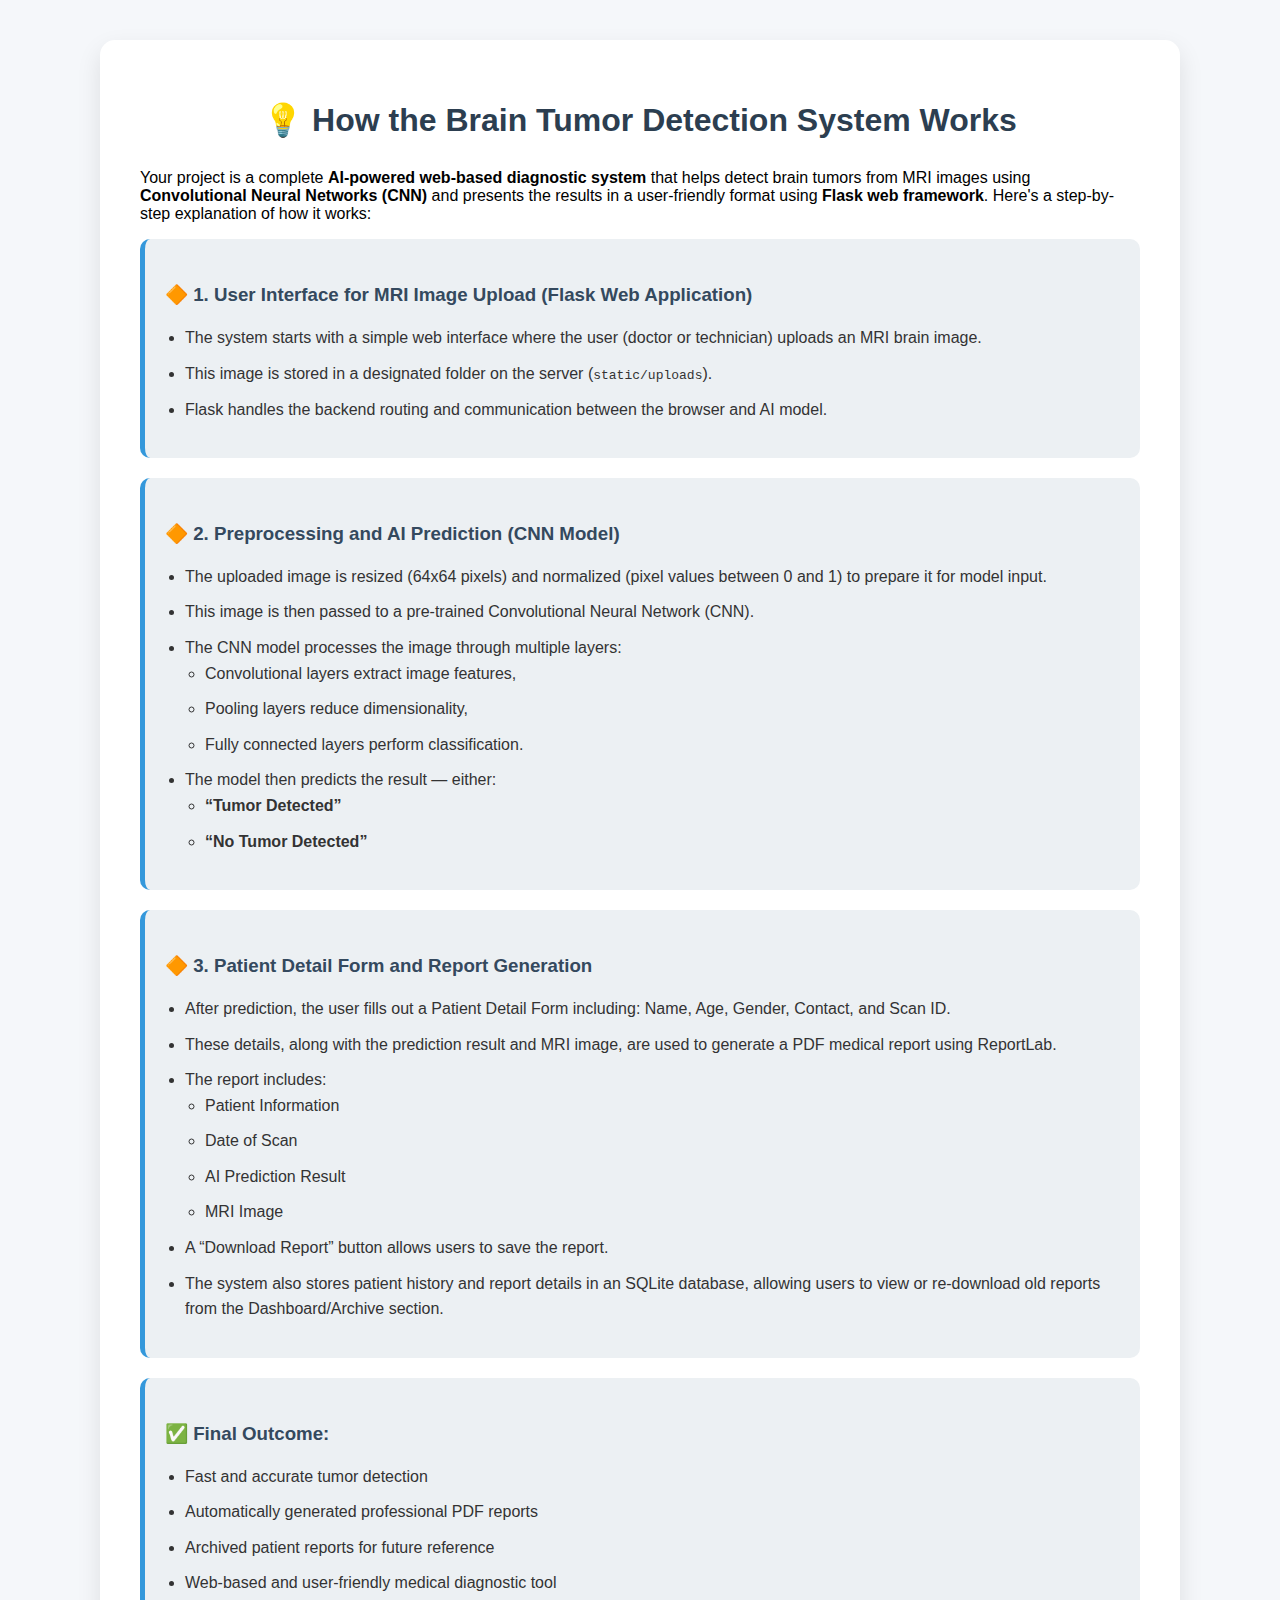
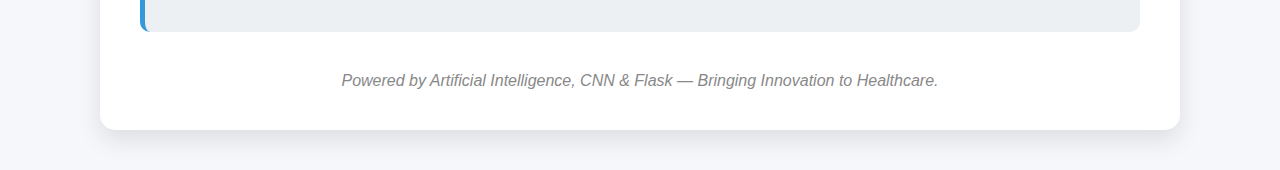
<file: templates/learn_more.html>
<!DOCTYPE html>
<html lang="en">
<head>
    <meta charset="UTF-8">
    <meta name="viewport" content="width=device-width, initial-scale=1.0">
    <title>How It Works - Brain Tumor Detection</title>
    <style>
        body {
            font-family: 'Segoe UI', sans-serif;
            background-color: #f5f7fa;
            margin: 0;
            padding: 0;
        }
        .container {
            max-width: 1000px;
            margin: 40px auto;
            background: #fff;
            padding: 40px;
            border-radius: 15px;
            box-shadow: 0 10px 25px rgba(0, 0, 0, 0.1);
        }
        h1 {
            text-align: center;
            color: #2c3e50;
            margin-bottom: 30px;
        }
        h3 {
            color: #34495e;
            margin-top: 25px;
        }
        ul {
            padding-left: 20px;
        }
        li {
            margin-bottom: 10px;
            line-height: 1.6;
            color: #333;
        }
        .step {
            background: #ecf0f3;
            border-left: 5px solid #3498db;
            padding: 20px;
            margin-bottom: 20px;
            border-radius: 10px;
        }
        .footer-note {
            margin-top: 40px;
            font-style: italic;
            text-align: center;
            color: #888;
        }
    </style>
</head>
<body>
    <div class="container">
        <h1>💡 How the Brain Tumor Detection System Works</h1>

        <p>Your project is a complete <strong>AI-powered web-based diagnostic system</strong> that helps detect brain tumors from MRI images using <strong>Convolutional Neural Networks (CNN)</strong> and presents the results in a user-friendly format using <strong>Flask web framework</strong>. Here's a step-by-step explanation of how it works:</p>

        <div class="step">
            <h3>🔶 1. User Interface for MRI Image Upload (Flask Web Application)</h3>
            <ul>
                <li>The system starts with a simple web interface where the user (doctor or technician) uploads an MRI brain image.</li>
                <li>This image is stored in a designated folder on the server (<code>static/uploads</code>).</li>
                <li>Flask handles the backend routing and communication between the browser and AI model.</li>
            </ul>
        </div>

        <div class="step">
            <h3>🔶 2. Preprocessing and AI Prediction (CNN Model)</h3>
            <ul>
                <li>The uploaded image is resized (64x64 pixels) and normalized (pixel values between 0 and 1) to prepare it for model input.</li>
                <li>This image is then passed to a pre-trained Convolutional Neural Network (CNN).</li>
                <li>The CNN model processes the image through multiple layers:
                    <ul>
                        <li>Convolutional layers extract image features,</li>
                        <li>Pooling layers reduce dimensionality,</li>
                        <li>Fully connected layers perform classification.</li>
                    </ul>
                </li>
                <li>The model then predicts the result — either:
                    <ul>
                        <li><strong>“Tumor Detected”</strong></li>
                        <li><strong>“No Tumor Detected”</strong></li>
                    </ul>
                </li>
            </ul>
        </div>

        <div class="step">
            <h3>🔶 3. Patient Detail Form and Report Generation</h3>
            <ul>
                <li>After prediction, the user fills out a Patient Detail Form including: Name, Age, Gender, Contact, and Scan ID.</li>
                <li>These details, along with the prediction result and MRI image, are used to generate a PDF medical report using ReportLab.</li>
                <li>The report includes:
                    <ul>
                        <li>Patient Information</li>
                        <li>Date of Scan</li>
                        <li>AI Prediction Result</li>
                        <li>MRI Image</li>
                    </ul>
                </li>
                <li>A “Download Report” button allows users to save the report.</li>
                <li>The system also stores patient history and report details in an SQLite database, allowing users to view or re-download old reports from the Dashboard/Archive section.</li>
            </ul>
        </div>

        <div class="step">
            <h3>✅ Final Outcome:</h3>
            <ul>
                <li>Fast and accurate tumor detection</li>
                <li>Automatically generated professional PDF reports</li>
                <li>Archived patient reports for future reference</li>
                <li>Web-based and user-friendly medical diagnostic tool</li>
            </ul>
        </div>

        <div class="footer-note">
            Powered by Artificial Intelligence, CNN & Flask — Bringing Innovation to Healthcare.
        </div>
    </div>
</body>
</html>
</file>
